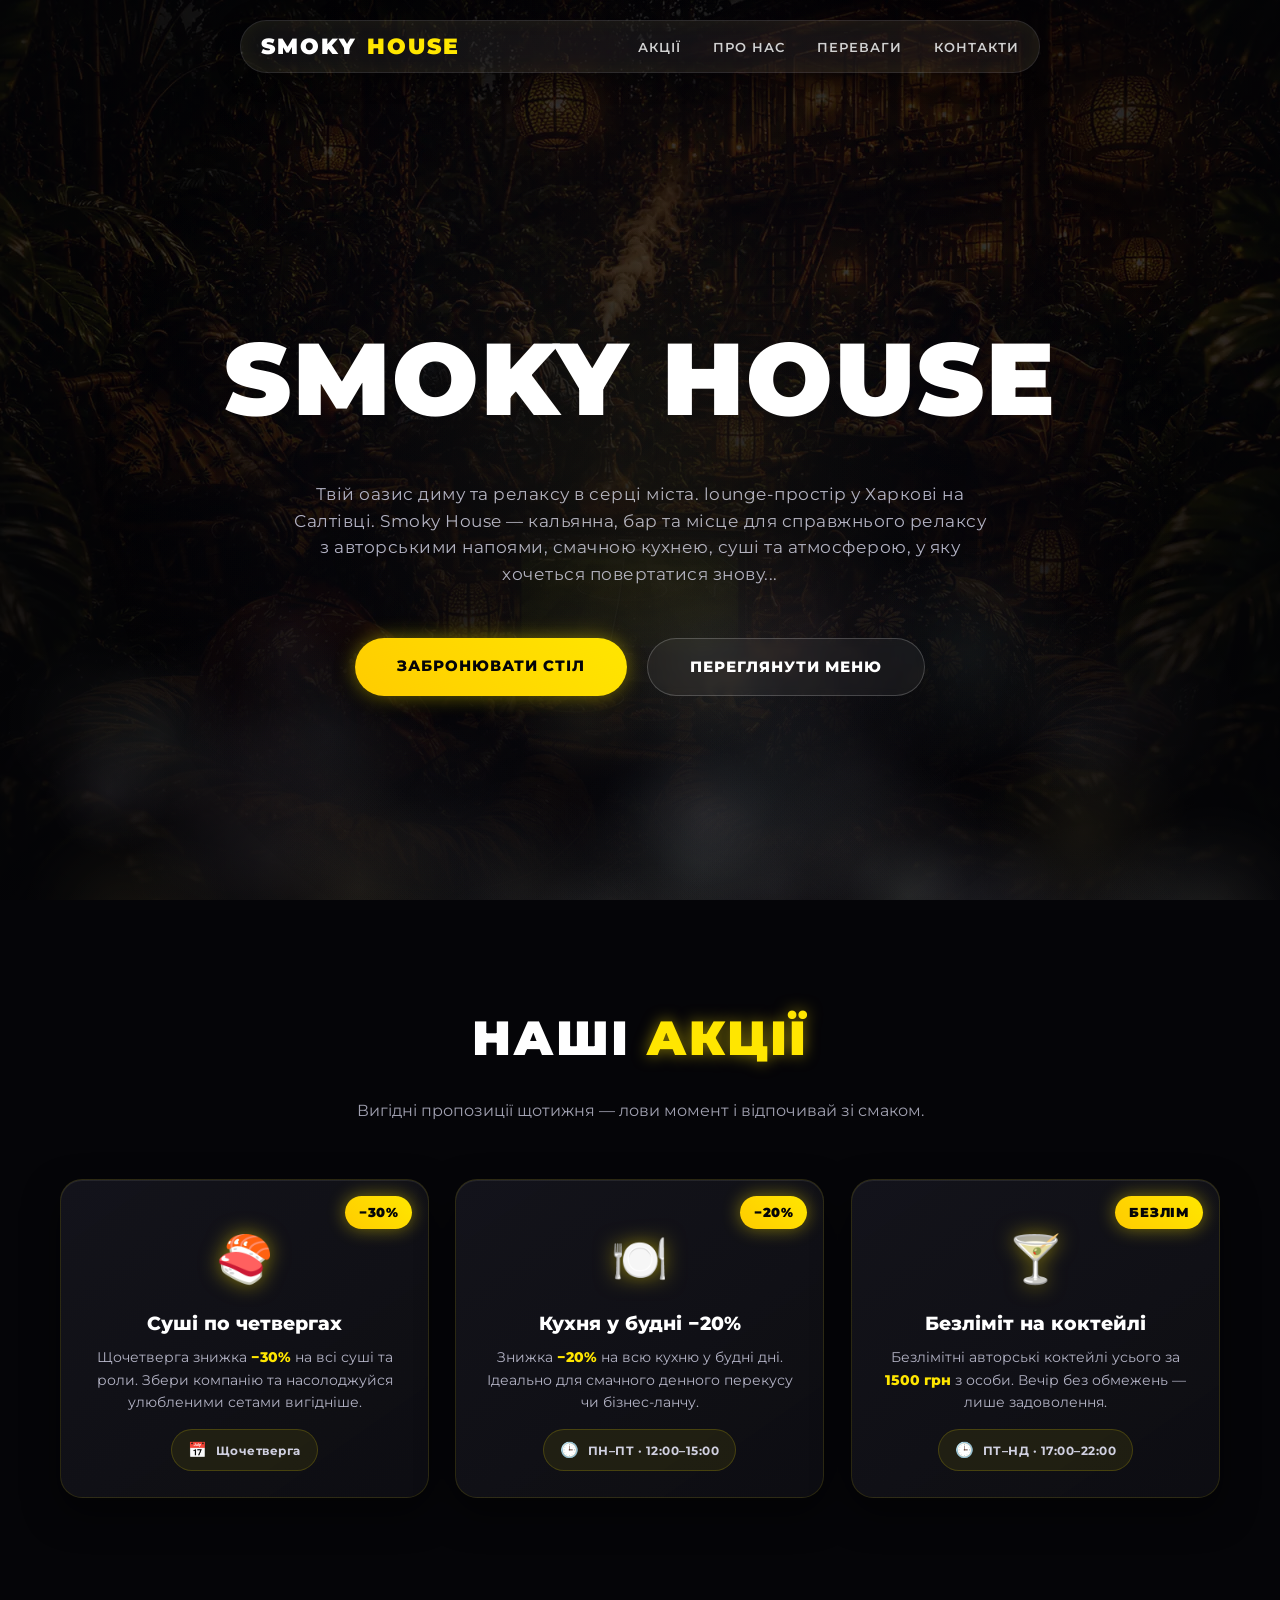
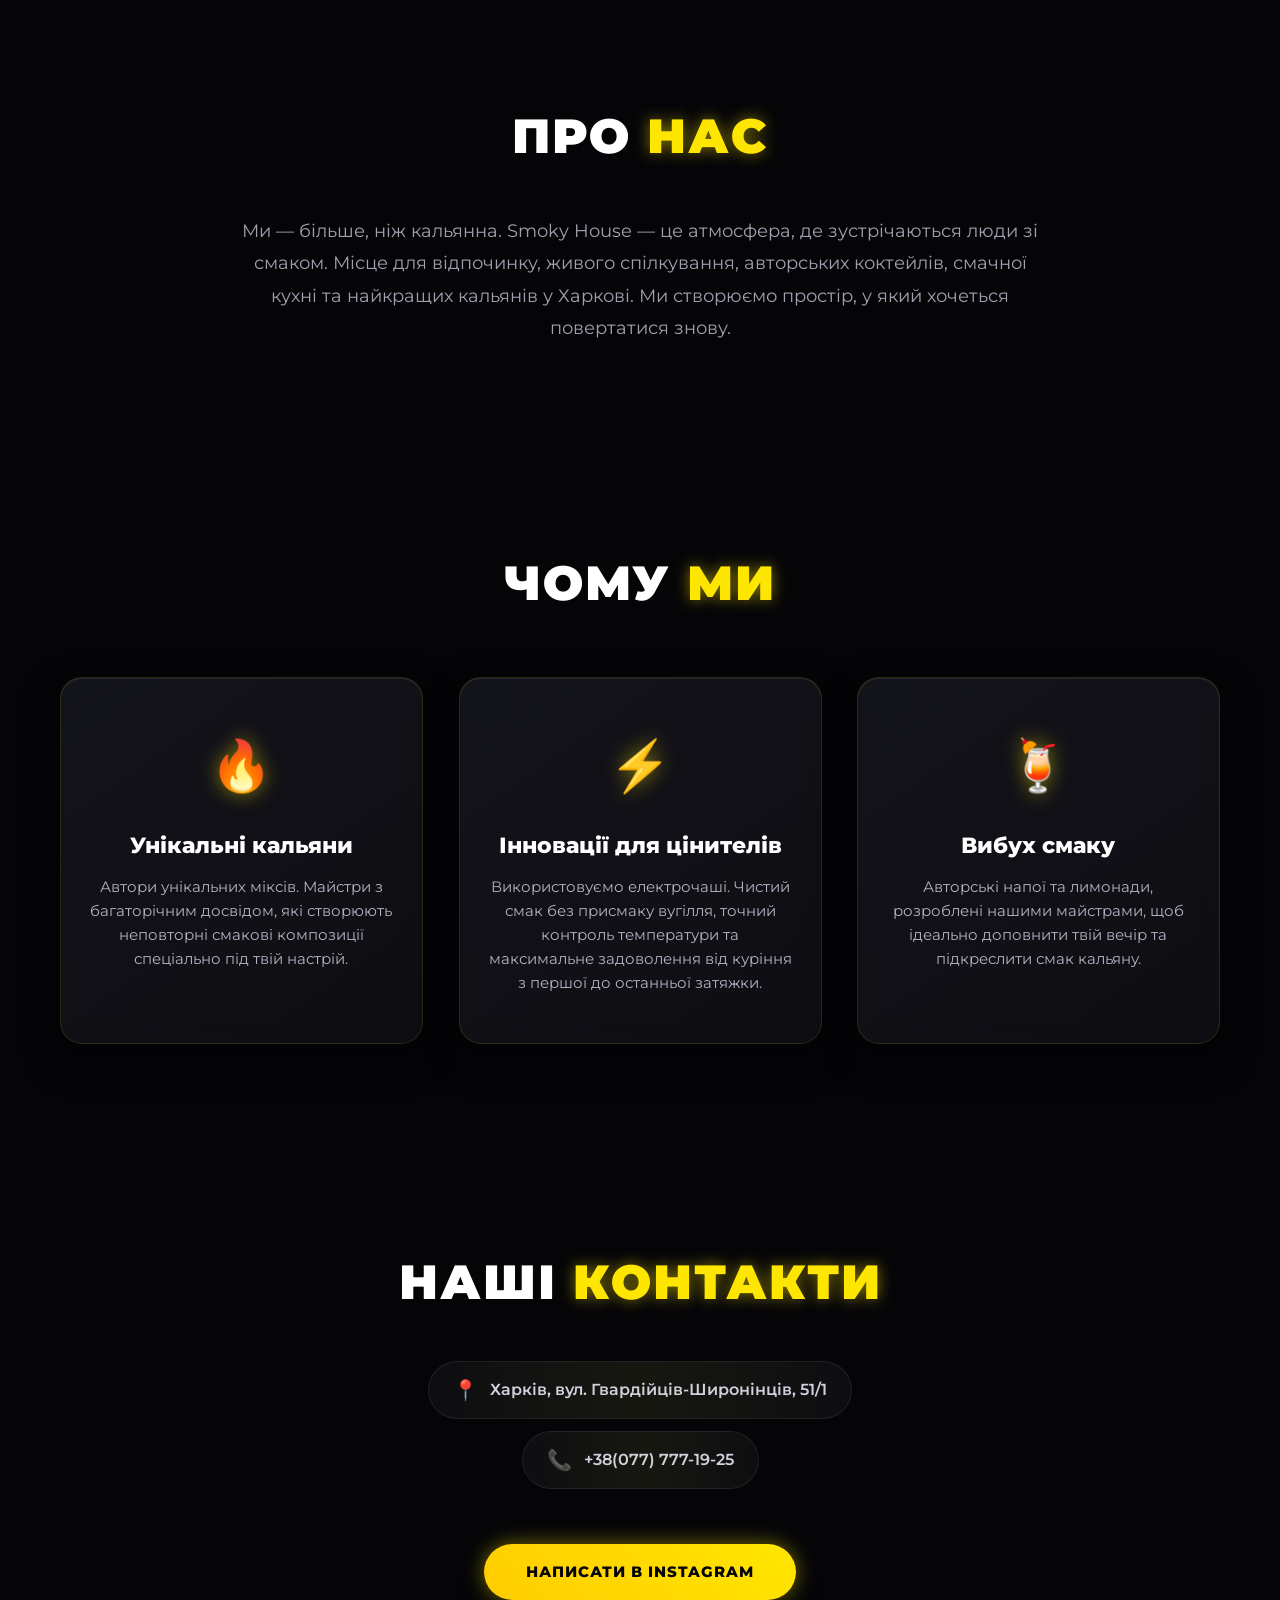
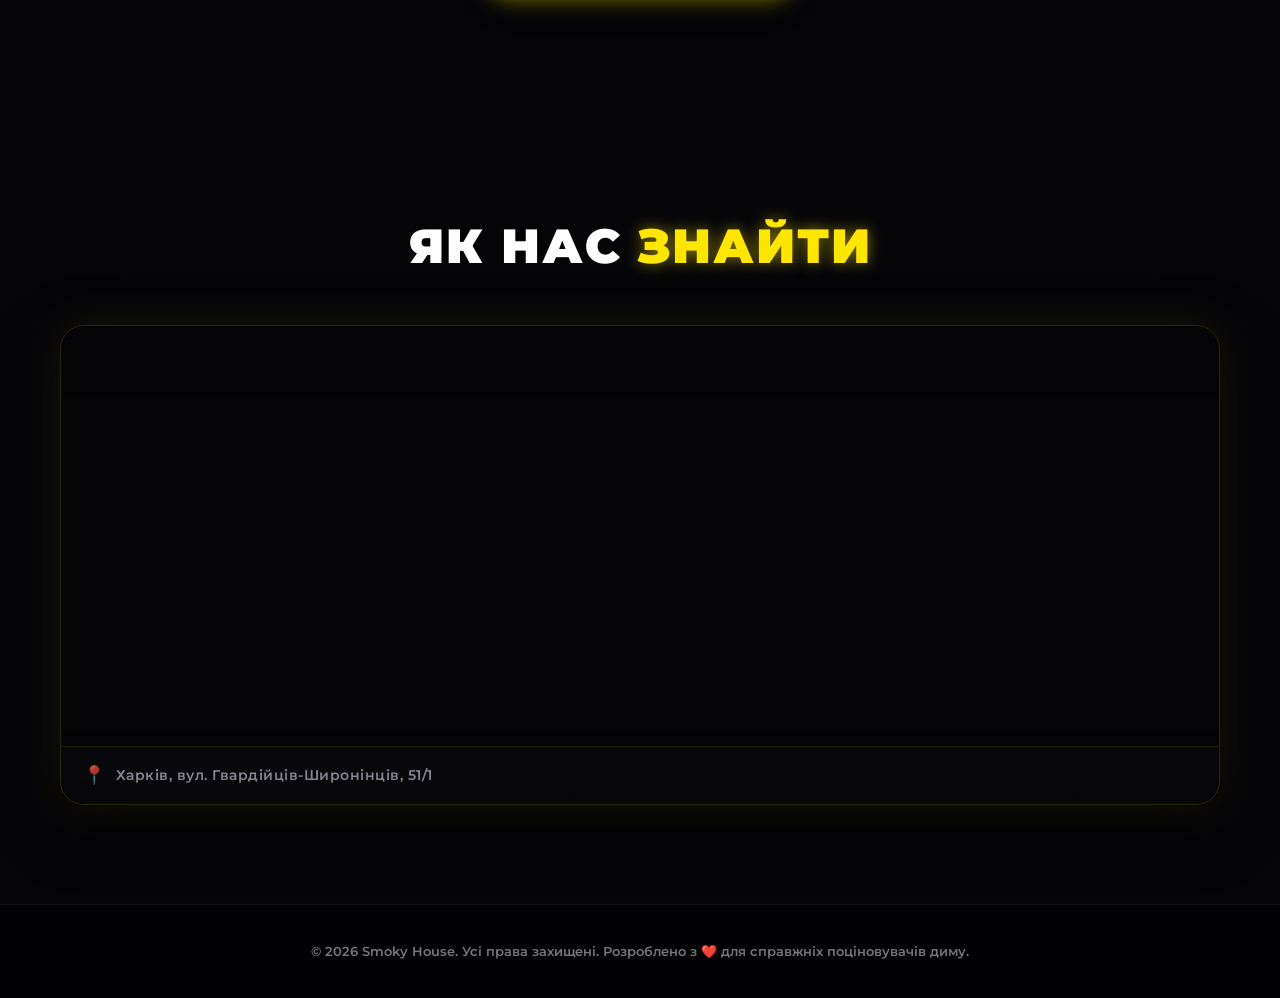
<file: index.html>
<!DOCTYPE html>
<html lang="uk">
<head>
  <meta charset="UTF-8">
  <meta name="viewport" content="width=device-width, initial-scale=1.0, maximum-scale=1.0">
  <title>Smoky House — кальянна та бар у Харкові | Суші, коктейлі, кухня</title>
  <meta name="description" content="Smoky House — кальянна та lounge bar у Харкові на Салтівці. Смачні суші, роли, бургери, коктейлі, кальяни та атмосфера для відпочинку. Забронюйте стіл за номером +38(077) 777-19-25.">
  <meta name="keywords" content="Smoky House, кальянна Харків, кальянная Харьков, бар Салтовка, ресторан Салтовка, суші Харків, суши Харьков, роли Харків, роллы Харьков, коктейлі Харків, коктейли Харьков, смачна кухня, вкусная кухня, авторські коктейлі, lounge bar Kharkiv, кальяни Харків, кальяны Харьков, доставка суші, доставка суши, азіатська кухня, паназіатська кухня, бургери Харків, заклади Харкова, відпочинок Харків, релакс бар, бронювання столів, бронь столика, hookah Kharkiv, smoky house kharkiv, нічний бар Харків, лаунж бар Харків">
  <meta property="og:title" content="Smoky House | Твій оазис диму">
  <meta property="og:description" content="Відкрий для себе мистецтво кальяну на новому рівні.">
  <meta property="og:image" content="https://smokyhouse.github.io/smoky/img/SMOKY%20HOUSE.png">
  <meta property="og:url" content="https://smokyhouse.kh.ua">
  <link rel="canonical" href="https://smokyhouse.kh.ua/">
  <link rel="icon" type="image/png" sizes="32x32" href="https://smokyhouse.github.io/smoky/img/SMOKY.png">
  <link rel="preconnect" href="https://smokyhouse.github.io">
  <link rel="preconnect" href="https://fonts.googleapis.com">
  <link rel="preconnect" href="https://fonts.gstatic.com" crossorigin>
  <link href="https://fonts.googleapis.com/css2?family=Montserrat:wght@400;600;800;900&display=swap" rel="stylesheet">
  <link rel="stylesheet" href="styles.css">

<script type="application/ld+json">
{
  "@context": "https://schema.org",
  "@type": "Restaurant",
  "name": "Smoky House",
  "description": "Кальянна та lounge bar у Харкові на Салтівці. Кальяни, суші, авторські коктейлі та напої.",
  "url": "https://smokyhouse.kh.ua/",
  "menu": "https://smokyhouse.kh.ua/menu.html",
  "image": "https://smokyhouse.github.io/smoky/img/SMOKY%20HOUSE.png",
  "address": {
    "@type": "PostalAddress",
    "addressLocality": "Kharkiv",
    "addressRegion": "Kharkivska Oblast",
    "addressCountry": "UA",
    "streetAddress": "вул. Гвардійців-Широнінців, 51/1"
  },
  "geo": {
    "@type": "GeoCoordinates",
    "latitude": 50.010814076643925,
    "longitude": 36.33854540121037
  },
  "telephone": "+380777771925",
  "openingHours": "Mo-Su 12:00-03:00",
  "servesCuisine": ["Японська", "Паназіатська", "Європейська"],
  "priceRange": "$$",
  "sameAs": ["https://www.instagram.com/Smoky.House_kh"]
}
</script>
</head>
<body>

<!-- Smoke background -->
<div class="smoke-bg">
  <div class="bg-photo bg-lounge">
    <video class="bg-video" autoplay muted loop playsinline preload="auto" aria-hidden="true"
           data-src-desktop="bg-lounge.mp4" data-src-mobile="bg-lounge-mob.mp4"></video>
  </div>
  <canvas id="smoke-canvas"></canvas>
</div>
<script>
/* Вибір фонового відео за шириною екрана.
   Атрибут media на <source> у <video> ненадійний (Chrome та ін. його ігнорують),
   тому джерело задаємо через matchMedia — вантажиться лише потрібне одне,
   і перемикається при повороті екрана / ресайзі. */
(function () {
  var v = document.querySelector('.bg-video');
  if (!v) return;
  var mq = window.matchMedia('(max-width: 600px)');
  var current = '';
  function pick() {
    var src = mq.matches ? v.getAttribute('data-src-mobile') : v.getAttribute('data-src-desktop');
    if (src && src !== current) {
      current = src;
      v.src = src;
      v.load();
      var p = v.play();
      if (p && p.catch) p.catch(function () {});
    }
  }
  pick();
  if (mq.addEventListener) mq.addEventListener('change', pick);
  else if (mq.addListener) mq.addListener(pick);
})();
</script>

<!-- Header (оригінальний дизайн) -->
<header>
  <a href="index.html" class="logo-text">SMOKY<span>HOUSE</span></a>
  <nav>
    <a href="#promos">Акції</a>
    <a href="#about">Про нас</a>
    <a href="#why-us">Переваги</a>
    <a href="#contact">Контакти</a>
  </nav>
</header>

<!-- Hero -->
<section class="hero">
  <h1 class="neon-title">SMOKY HOUSE</h1>
  <p id="hero-slogan">Твій оазис диму та релаксу в серці міста. lounge-простір у Харкові на Салтівці. Smoky House — кальянна, бар та місце для справжнього релаксу з авторськими напоями, смачною кухнею, суші та атмосферою, у яку хочеться повертатися знову...</p>
  <div class="hero-buttons">
    <a href="tel:+38(077)777-19-25" id="hero-phone-btn" class="btn btn-primary">Забронювати стіл</a>
    <a href="menu.html" class="btn btn-secondary">Переглянути меню</a>
  </div>
</section>

<!-- Promotions -->
<section id="promos" class="section reveal">
  <h2>Наші <span>акції</span></h2>
  <p class="promos-intro reveal" style="transition-delay:0.1s">Вигідні пропозиції щотижня — лови момент і відпочивай зі смаком.</p>
  <div class="promos">

    <!-- 1 — Суші по четвергах -->
    <div class="promo-card reveal-left reveal-delay-1">
      <span class="promo-badge">−30%</span>
      <div class="promo-icon">🍣</div>
      <h3>Суші по четвергах</h3>
      <p>Щочетверга знижка <b>−30%</b> на всі суші та роли. Збери компанію та насолоджуйся улюбленими сетами вигідніше.</p>
      <div class="promo-meta"><span class="icon">📅</span> Щочетверга</div>
    </div>

    <!-- 3 — Кухня у будні -->
    <div class="promo-card reveal reveal-delay-2">
      <span class="promo-badge">−20%</span>
      <div class="promo-icon">🍽️</div>
      <h3>Кухня у будні −20%</h3>
      <p>Знижка <b>−20%</b> на всю кухню у будні дні. Ідеально для смачного денного перекусу чи бізнес-ланчу.</p>
      <div class="promo-meta"><span class="icon">🕒</span> ПН–ПТ · 12:00–15:00</div>
    </div>

    <!-- 4 — Безлім на коктейлі -->
    <div class="promo-card reveal-right reveal-delay-3">
      <span class="promo-badge">БЕЗЛІМ</span>
      <div class="promo-icon">🍸</div>
      <h3>Безліміт на коктейлі</h3>
      <p>Безлімітні авторські коктейлі усього за <b>1500 грн</b> з особи. Вечір без обмежень — лише задоволення.</p>
      <div class="promo-meta"><span class="icon">🕒</span> ПТ–НД · 17:00–22:00</div>
    </div>

  </div>
</section>

<!-- About -->
<section id="about" class="section reveal">
  <h2>Про <span>нас</span></h2>
  <p class="about-text reveal" id="about-text" style="transition-delay:0.15s">
    Ми — більше, ніж кальянна. Smoky House — це атмосфера, де зустрічаються люди зі смаком. Місце для відпочинку, живого спілкування, авторських коктейлів, смачної кухні та найкращих кальянів у Харкові. Ми створюємо простір, у який хочеться повертатися знову.
  </p>
</section>

<!-- Why us -->
<section id="why-us" class="section">
  <h2 class="reveal">Чому <span>ми</span></h2>
  <div class="features">
    <div class="card reveal-left reveal-delay-1">
      <div class="card-icon">🔥</div>
      <h3>Унікальні кальяни</h3>
      <p>Автори унікальних міксів. Майстри з багаторічним досвідом, які створюють неповторні смакові композиції спеціально під твій настрій.</p>
    </div>
    <div class="card reveal reveal-delay-2">
      <div class="card-icon">⚡</div>
      <h3>Інновації для цінителів</h3>
      <p>Використовуємо електрочаші. Чистий смак без присмаку вугілля, точний контроль температури та максимальне задоволення від куріння з першої до останньої затяжки.</p>
    </div>
    <div class="card reveal-right reveal-delay-3">
      <div class="card-icon">🍹</div>
      <h3>Вибух смаку</h3>
      <p>Авторські напої та лимонади, розроблені нашими майстрами, щоб ідеально доповнити твій вечір та підкреслити смак кальяну.</p>
    </div>
  </div>
</section>

<!-- Contacts -->
<section id="contact" class="section reveal">
  <h2>Наші <span>контакти</span></h2>
  <div class="contact-info">
    <p class="reveal-left reveal-delay-1" id="contact-address"><span class="icon">📍</span> Харків, вул. Гвардійців-Широнінців, 51/1</p>
    <p class="reveal-right reveal-delay-2" id="contact-phone"><span class="icon">📞</span> +38(077) 777-19-25</p>
  </div>
  <br>
  <a href="https://www.instagram.com/Smoky.House_kh" id="instagram-link" target="_blank" rel="noopener noreferrer" class="btn btn-primary reveal-scale" style="transition-delay:0.3s">Написати в Instagram</a>
</section>

<!-- Map -->
<section class="section reveal">
  <h2>Як нас <span>знайти</span></h2>
  <div class="map-wrapper">
    <iframe
      src="https://www.google.com/maps/embed?pb=!1m18!1m12!1m3!1d2564.016964554736!2d36.3352550788175!3d50.01103724139168!2m3!1f0!2f0!3f0!3m2!1i1024!2i768!4f13.1!3m3!1m2!1s0x412709798f92871b%3A0x545b70f7a4c2b819!2zU21va3kgSG91c2UgLSDQlNC40LzQvdC40Lkg0JHQsNGAIHwg0JrQvtC60YLQtdC50LvRliB8IFBsYXlTdGF0aW9uIHwg0JrRg9GF0L3Rjw!5e0!3m2!1sru!2sua!4v1776958926511!5m2!1sru!2sua"
      loading="lazy" referrerpolicy="no-referrer-when-downgrade">
    </iframe>
    <div class="map-address" id="map-address-label"><span class="icon">📍</span> Харків, вул. Гвардійців-Широнінців, 51/1</div>
  </div>
</section>

<footer>© 2026 Smoky House. Усі права захищені. Розроблено з ❤️ для справжніх поціновувачів диму.</footer>

<script>
// Динамічне завантаження налаштувань з Google Sheets
(async function() {
  const SCRIPT_URL = 'https://script.google.com/macros/s/AKfycbxdwv4JlTUph-APvm7VUj0mCO86vWLgAcJofcJi-IbV59QqEczVaPlM0v6Y77dUNSTakA/exec';
  try {
    const response = await fetch(SCRIPT_URL + '?action=getItems');
    const data = await response.json();
    if (data && data.settings) {
      const s = data.settings;
      if (s.phone) {
        document.getElementById('hero-phone-btn').href = 'tel:' + s.phone;
        document.getElementById('contact-phone').innerHTML = `<span class="icon">📞</span> ${s.phone}`;
      }
      if (s.address) {
        document.getElementById('contact-address').innerHTML = `<span class="icon">📍</span> ${s.address}`;
        document.getElementById('map-address-label').innerHTML = `<span class="icon">📍</span> ${s.address}`;
      }
      if (s.instagram) {
        document.getElementById('instagram-link').href = s.instagram;
      }
      if (s.slogan) {
        document.getElementById('hero-slogan').textContent = s.slogan;
      }
      if (s.about) {
        document.getElementById('about-text').textContent = s.about;
      }
    }
  } catch(e) {
    console.log('Динамічні налаштування не завантажені, використано локальний шаблон.', e);
  }
})();

/* Smoke canvas */
(function() {
  const canvas = document.getElementById('smoke-canvas');
  const ctx = canvas.getContext('2d');
  let W, H, particles = [];
  function resize() { W = canvas.width = window.innerWidth; H = canvas.height = window.innerHeight; }
  resize();
  window.addEventListener('resize', resize, { passive: true });

  class Particle {
    constructor(init) { this.reset(init); }
    reset(init) {
      this.x = W * 0.05 + Math.random() * W * 0.9;
      this.y = init ? H * (0.7 + Math.random() * 0.45) : H + 20 + Math.random() * 60;
      this.radius = 50 + Math.random() * 110;
      this.alpha = 0;
      this.targetAlpha = 0.045 + Math.random() * 0.085;
      this.vx = (Math.random() - 0.5) * 0.28;
      this.vy = -(0.28 + Math.random() * 0.42);
      this.life = 0;
      this.maxLife = 320 + Math.random() * 220;
      const warm = Math.random() < 0.25;
      this.r = warm ? 255 : 205 + Math.floor(Math.random() * 50);
      this.g = warm ? 218 : 205 + Math.floor(Math.random() * 50);
      this.b = warm ? 120 : 205 + Math.floor(Math.random() * 50);
    }
    update() {
      this.life++;
      const p = this.life / this.maxLife;
      if (p < 0.15)      this.alpha = (p / 0.15) * this.targetAlpha;
      else if (p > 0.65) this.alpha = ((1 - p) / 0.35) * this.targetAlpha;
      else               this.alpha = this.targetAlpha;
      this.x += this.vx + Math.sin(this.life * 0.016 + this.startPhase) * 0.3;
      this.y += this.vy;
      this.radius += 0.22;
      if (this.life >= this.maxLife) this.reset(false);
    }
    draw() {
      const g = ctx.createRadialGradient(this.x, this.y, 0, this.x, this.y, this.radius);
      g.addColorStop(0,   `rgba(${this.r},${this.g},${this.b},${this.alpha})`);
      g.addColorStop(0.4, `rgba(${this.r},${this.g},${this.b},${this.alpha * 0.55})`);
      g.addColorStop(1,   `rgba(${this.r},${this.g},${this.b},0)`);
      ctx.beginPath();
      ctx.arc(this.x, this.y, this.radius, 0, Math.PI * 2);
      ctx.fillStyle = g;
      ctx.fill();
    }
  }

  for (let i = 0; i < 55; i++) {
    const p = new Particle(true);
    p.startPhase = Math.random() * Math.PI * 2;
    p.life = Math.floor(Math.random() * p.maxLife);
    particles.push(p);
  }

  function animate() {
    ctx.clearRect(0, 0, W, H);
    particles.forEach(p => { p.update(); p.draw(); });
    requestAnimationFrame(animate);
  }
  animate();
})();

/* Scroll reveal */
const ro = new IntersectionObserver(entries => {
  entries.forEach(e => { if (e.isIntersecting) e.target.classList.add('visible'); });
}, { threshold: 0.1 });
document.querySelectorAll('.reveal, .reveal-left, .reveal-right, .reveal-scale').forEach(el => ro.observe(el));
</script>
<script>
(function(){
  const header = document.querySelector('header');
  const hero = document.querySelector('.hero');
  if (!header || !hero) return;
  function adjustHero(){
    const h = header.offsetHeight || 60;
    const extra = window.innerWidth <= 800 ? 110 : 100;
    hero.style.paddingTop = (h + extra) + 'px';
  }
  window.addEventListener('resize', adjustHero, {passive:true});
  window.addEventListener('load', adjustHero);
  adjustHero();
})();
</script>
</body>
</html>
</file>
<file: styles.css>
/* ══════════════════════════════════════════
   SMOKY HOUSE — Global Styles
   ══════════════════════════════════════════ */

/* ── Reset ── */
*, *::before, *::after {
  margin: 0;
  padding: 0;
  box-sizing: border-box;
  scroll-behavior: smooth;
}

:root {
  --gold: #ffe600;
  --gold-dim: #ffcc00;
  --bg: #050508;
  --surface: rgba(255,255,255,0.04);
  --border: rgba(255,255,255,0.08);
  --border-gold: rgba(255,230,0,0.2);
  --text: #ffffff;
  --text-dim: #b3b3c5;
  --text-muted: #777;
  --font: 'Montserrat', sans-serif;
  --radius: 16px;
  --radius-pill: 50px;
}

html {
  min-height: 100%;
  text-size-adjust: 100%;
  -webkit-text-size-adjust: 100%;
  -ms-text-size-adjust: 100%;
}

body {
  background-color: var(--bg);
  color: var(--text);
  font-family: var(--font);
  overflow-x: hidden;
  line-height: 1.6;
  min-height: 100%;
}

/* ── Smoke canvas ── */
.smoke-bg {
  position: fixed;
  top: 0; left: 0;
  width: 100%; height: 100%;
  z-index: -1;
  pointer-events: none;
  overflow: hidden;
  /* GPU layer — prevents jank on mobile */
  transform: translateZ(0);
  will-change: transform;
}
#smoke-canvas {
  position: absolute;
  top: 0; left: 0;
  width: 100%; height: 100%;
  opacity: 0.6;
  /* Own compositing layer for smooth animation */
  will-change: contents;
}

/* ── Shared Header — static, always visible ── */
header {
  position: fixed;
  top: calc(env(safe-area-inset-top, 0px) + 20px);
  left: 50%;
  transform: translateX(-50%);
  width: 90%;
  max-width: 800px;
  display: flex;
  justify-content: space-between;
  align-items: center;
  padding: 8px 20px;
  background: rgba(255,255,255,0.06);
  border: 1.5px solid rgba(255,255,255,0.1);
  backdrop-filter: blur(50px);
  -webkit-backdrop-filter: blur(50px);
  border-radius: var(--radius-pill);
  z-index: 1000;
  box-shadow: inset 0 0 20px rgba(255,230,0,0.05), 0 4px 24px rgba(0,0,0,0.4);
}

.logo-text {
  font-weight: 900;
  font-size: 22px;
  letter-spacing: 2px;
  color: #fff;
  text-transform: uppercase;
  display: flex;
  align-items: center;
  gap: 10px;
  text-decoration: none;
}
.logo-text span { color: var(--gold); }

nav a {
  color: #d1d1d1;
  text-decoration: none;
  margin-left: 28px;
  font-weight: 600;
  font-size: 13px;
  text-transform: uppercase;
  letter-spacing: 1px;
  transition: all 0.3s ease;
  position: relative;
}
nav a::after {
  content: '';
  position: absolute;
  bottom: -5px; left: 0;
  width: 0; height: 2px;
  background: var(--gold);
  transition: width 0.3s ease;
  box-shadow: 0 0 10px var(--gold);
}
nav a:hover { color: #fff; text-shadow: 0 0 15px rgba(255,230,0,0.8); }
nav a:hover::after { width: 100%; }

/* ── Buttons ── */
.btn {
  padding: 16px 42px;
  border-radius: 40px;
  font-weight: 800;
  font-family: var(--font);
  text-decoration: none;
  font-size: 15px;
  text-transform: uppercase;
  letter-spacing: 1px;
  transition: all 0.4s cubic-bezier(0.175, 0.885, 0.32, 1.275);
  position: relative;
  overflow: hidden;
  z-index: 1;
  cursor: pointer;
  display: inline-block;
  border: none;
}
.btn-primary {
  background: linear-gradient(45deg, var(--gold-dim), var(--gold));
  color: var(--bg);
  box-shadow: 0 0 20px rgba(255,230,0,0.45), 0 10px 20px rgba(0,0,0,0.5);
}
.btn-primary::before {
  content: '';
  position: absolute;
  top: 0; left: -100%;
  width: 100%; height: 100%;
  background: linear-gradient(90deg, transparent, rgba(255,255,255,0.7), transparent);
  transition: all 0.5s ease;
  z-index: -1;
}
.btn-primary:hover::before { left: 100%; }
.btn-primary:hover {
  transform: translateY(-4px) scale(1.04);
  box-shadow: 0 0 40px rgba(255,230,0,0.75), 0 15px 25px rgba(0,0,0,0.6);
}
.btn-secondary {
  background: rgba(255,255,255,0.05);
  color: #fff;
  border: 1px solid rgba(255,255,255,0.2);
  backdrop-filter: blur(5px);
}
.btn-secondary:hover {
  background: rgba(255,230,0,0.1);
  border-color: var(--gold);
  color: var(--gold);
  transform: translateY(-4px);
  box-shadow: 0 0 20px rgba(255,230,0,0.3);
}

/* ── Scroll reveal — multiple variants ── */
.reveal {
  opacity: 0;
  transform: translateY(40px);
  transition: opacity 0.75s cubic-bezier(0.25,0.8,0.25,1), transform 0.75s cubic-bezier(0.25,0.8,0.25,1);
  will-change: opacity, transform;
}
.reveal.visible { opacity: 1; transform: translateY(0); }
.reveal-delay-1 { transition-delay: 0.12s; }
.reveal-delay-2 { transition-delay: 0.26s; }
.reveal-delay-3 { transition-delay: 0.40s; }

/* Slide-in from left/right */
.reveal-left  { opacity: 0; transform: translateX(-50px); transition: opacity 0.75s cubic-bezier(0.25,0.8,0.25,1), transform 0.75s cubic-bezier(0.25,0.8,0.25,1); }
.reveal-right { opacity: 0; transform: translateX(50px);  transition: opacity 0.75s cubic-bezier(0.25,0.8,0.25,1), transform 0.75s cubic-bezier(0.25,0.8,0.25,1); }
.reveal-left.visible, .reveal-right.visible { opacity: 1; transform: translateX(0); }

/* Scale-in for icons / badges */
.reveal-scale { opacity: 0; transform: scale(0.8); transition: opacity 0.6s cubic-bezier(0.34,1.56,0.64,1), transform 0.6s cubic-bezier(0.34,1.56,0.64,1); }
.reveal-scale.visible { opacity: 1; transform: scale(1); }

/* ── Footer ── */
footer {
  text-align: center;
  padding: 36px 20px;
  border-top: 1px solid rgba(255,255,255,0.05);
  color: var(--text-muted);
  font-size: 13px;
  font-weight: 600;
  background: rgba(0,0,0,0.5);
}

/* ── Map ── */
.map-wrapper {
  position: relative;
  border-radius: 24px;
  overflow: hidden;
  border: 1px solid rgba(255,230,0,0.15);
  box-shadow: 0 0 40px rgba(255,230,0,0.08), 0 20px 60px rgba(0,0,0,0.6);
  margin-top: 40px;
}
.map-wrapper::before {
  content: '';
  position: absolute;
  inset: 0;
  border-radius: 24px;
  background: linear-gradient(to bottom, rgba(5,5,8,0.3) 0%, transparent 15%, transparent 85%, rgba(5,5,8,0.5) 100%);
  pointer-events: none;
  z-index: 1;
}
.map-wrapper iframe {
  display: block;
  width: 100%;
  height: 420px;
  border: 0;
  filter: grayscale(40%) brightness(0.85) contrast(1.1) saturate(0.7);
  transition: filter 0.4s ease;
}
.map-wrapper:hover iframe { filter: grayscale(20%) brightness(0.95) contrast(1.05) saturate(0.9); }
.map-address {
  background: rgba(10,10,15,0.9);
  backdrop-filter: blur(20px);
  border-top: 1px solid rgba(255,230,0,0.1);
  padding: 14px 22px;
  display: flex;
  align-items: center;
  gap: 10px;
  font-size: 14px;
  font-weight: 600;
  color: #c0c0d0;
  letter-spacing: 0.5px;
}
.map-address .icon { color: var(--gold); font-size: 18px; }

/* ═══════════════════════════════════════════════
   INDEX PAGE STYLES
   ═══════════════════════════════════════════════ */
.hero {
  min-height: 100vh;
  display: flex;
  flex-direction: column;
  justify-content: center;
  align-items: center;
  text-align: center;
  padding: 120px 20px 60px;
  position: relative;
  background: radial-gradient(circle at center, rgba(15,15,25,0.5), transparent 70%);
  overflow: hidden;
}
/* Subtle parallax glow that follows no input — pure CSS ambient */
.hero::after {
  content: '';
  position: absolute;
  width: 600px; height: 600px;
  border-radius: 50%;
  background: radial-gradient(circle, rgba(255,230,0,0.04) 0%, transparent 70%);
  animation: heroGlow 8s ease-in-out infinite alternate;
  pointer-events: none;
  top: 20%; left: 50%;
  transform: translateX(-50%);
}
@keyframes heroGlow {
  0%   { transform: translateX(-50%) scale(1);    opacity: 0.5; }
  50%  { transform: translateX(-40%) scale(1.15); opacity: 1;   }
  100% { transform: translateX(-60%) scale(0.9);  opacity: 0.6; }
}
.neon-title {
  font-size: clamp(3rem, 8vw, 7rem);
  font-weight: 900;
  color: #fff;
  letter-spacing: 2px;
  margin-bottom: 20px;
  text-transform: uppercase;
  animation: pulseNeon 4s ease-in-out infinite alternate;
  position: relative;
  z-index: 1;
}
@keyframes pulseNeon {
  0%  { text-shadow: 0 0 2px #fff, 0 0 15px rgba(255,230,0,0.6), 0 0 6px rgba(255,230,0,0.4); }
  40% { text-shadow: 0 0 4px #fff, 0 0 30px rgba(255,230,0,0.9), 0 0 60px rgba(255,230,0,0.3), 0 0 100px rgba(255,200,0,0.15); }
  70% { text-shadow: 0 0 2px #fff, 0 0 10px rgba(255,230,0,0.5); }
  100%{ text-shadow: 0 0 3px #fff, 0 0 25px rgba(255,230,0,0.8), 0 0 50px rgba(255,230,0,0.25); }
}
.hero p {
  font-size: clamp(0.9rem, 2vw, 1.05rem);
  color: var(--text-dim);
  max-width: 700px;
  margin-bottom: 50px;
  font-weight: 400;
  letter-spacing: 0.5px;
}
.hero-buttons {
  display: flex;
  gap: 20px;
  flex-wrap: wrap;
  justify-content: center;
}

.section {
  padding: 100px 20px;
  max-width: 1200px;
  margin: 0 auto;
  text-align: center;
  position: relative;
}
.section h2 {
  font-size: clamp(1.8rem, 5vw, 3rem);
  margin-bottom: 40px;
  color: #fff;
  font-weight: 900;
  text-transform: uppercase;
  letter-spacing: 2px;
}
.section h2 span { color: var(--gold); text-shadow: 0 0 15px rgba(255,230,0,0.5); }
.about-text {
  color: #a0a0b0;
  font-size: 18px;
  max-width: 800px;
  margin: 0 auto;
  line-height: 1.8;
}

.features {
  display: grid;
  grid-template-columns: repeat(auto-fit, minmax(280px, 1fr));
  gap: 36px;
  margin-top: 55px;
  perspective: 1000px;
}
.card {
  background: linear-gradient(145deg, rgba(30,30,40,0.6), rgba(15,15,20,0.85));
  border: 1px solid rgba(255,230,0,0.12);
  border-radius: 22px;
  padding: 48px 28px;
  backdrop-filter: blur(15px);
  -webkit-backdrop-filter: blur(15px);
  transition: transform 0.5s cubic-bezier(0.25,0.8,0.25,1), border-color 0.5s, box-shadow 0.5s;
  position: relative;
  transform-style: preserve-3d;
  box-shadow: 0 15px 35px rgba(0,0,0,0.5), inset 0 1px 0 rgba(255,255,255,0.08);
  overflow: hidden;
  will-change: transform;
}
/* Animated shimmer line traveling across card */
.card::after {
  content: '';
  position: absolute;
  top: -60%; left: -80%;
  width: 50%; height: 220%;
  background: linear-gradient(105deg, transparent, rgba(255,230,0,0.06) 50%, transparent);
  transform: skewX(-20deg);
  animation: cardShimmer 6s ease-in-out infinite;
  pointer-events: none;
}
.card:nth-child(2)::after { animation-delay: 2s; }
.card:nth-child(3)::after { animation-delay: 4s; }
@keyframes cardShimmer {
  0%   { left: -80%; opacity: 0; }
  10%  { opacity: 1; }
  50%  { left: 130%; opacity: 1; }
  51%  { opacity: 0; }
  100% { left: 130%; opacity: 0; }
}
.card:hover {
  transform: translateY(-14px) rotateX(4deg) rotateY(-4deg);
  border-color: rgba(255,230,0,0.45);
  box-shadow: 0 30px 60px rgba(0,0,0,0.7), 0 0 30px rgba(255,230,0,0.2);
}
.card-icon {
  font-size: 50px;
  margin-bottom: 22px;
  display: inline-block;
  filter: drop-shadow(0 0 10px rgba(255,230,0,0.5));
}
.card:nth-child(1) .card-icon { animation: floatIcon 3s ease-in-out infinite; }
.card:nth-child(2) .card-icon { animation: pulseIcon 2s infinite; }
.card:nth-child(3) .card-icon { animation: shakeIcon 4s ease-in-out infinite; }
@keyframes floatIcon { 0%,100%{ transform: translateY(0); } 50%{ transform: translateY(-10px); } }
@keyframes pulseIcon {
  0%  { transform: scale(1); filter: drop-shadow(0 0 10px rgba(255,230,0,0.5)); }
  50% { transform: scale(1.1); filter: drop-shadow(0 0 25px rgba(255,230,0,1)); }
  100%{ transform: scale(1); filter: drop-shadow(0 0 10px rgba(255,230,0,0.5)); }
}
@keyframes shakeIcon { 0%,100%{ transform: rotate(0deg); } 25%{ transform: rotate(5deg); } 75%{ transform: rotate(-5deg); } }
.card h3 { font-size: 22px; color: #fff; margin-bottom: 12px; font-weight: 800; }
.card p  { color: var(--text-dim); font-size: 15px; line-height: 1.6; }

.contact-info {
  display: flex;
  flex-direction: column;
  gap: 12px;
  margin-bottom: 30px;
  align-items: center;
}
.contact-info p {
  display: flex;
  align-items: center;
  gap: 12px;
  font-size: 16px;
  font-weight: 600;
  color: #d0d0e0;
  background: rgba(255,255,255,0.04);
  border: 1px solid rgba(255,255,255,0.08);
  border-radius: var(--radius-pill);
  padding: 12px 24px;
  transition: all 0.3s ease;
  position: relative;
  overflow: hidden;
}
/* Subtle traveling glow on contact pills */
.contact-info p::before {
  content: '';
  position: absolute;
  inset: 0;
  border-radius: inherit;
  background: linear-gradient(90deg, transparent, rgba(255,230,0,0.04), transparent);
  animation: contactGlow 4s ease-in-out infinite;
}
.contact-info p:nth-child(2)::before { animation-delay: 2s; }
@keyframes contactGlow {
  0%,100% { transform: translateX(-100%); }
  50%      { transform: translateX(100%); }
}
.contact-info p:hover {
  background: rgba(255,230,0,0.07);
  border-color: rgba(255,230,0,0.3);
  color: #fff;
  box-shadow: 0 0 20px rgba(255,230,0,0.1);
}
.contact-info p .icon { font-size: 20px; }

/* ═══════════════════════════════════════════════
   MENU PAGE STYLES
   ═══════════════════════════════════════════════ */

/* ── Top bar ── */
.top-bar {
  position: fixed;
  top: 8px;
  left: 50%;
  transform: translateX(-50%);
  width: 90%;
  max-width: 800px;
  display: flex;
  justify-content: space-between;
  align-items: center;
  padding: 6px 10px 6px 16px;
  background: rgba(255,255,255,0.05);
  border: 1.5px solid rgba(255,255,255,0.1);
  backdrop-filter: blur(50px);
  -webkit-backdrop-filter: blur(50px);
  border-radius: var(--radius-pill);
  z-index: 1000;
  box-shadow: inset 0 0 20px rgba(255,230,0,0.05);
  transition: transform 0.35s ease;
}

.back-btn {
  display: flex;
  align-items: center;
  gap: 8px;
  color: #d1d1d1;
  text-decoration: none;
  font-weight: 700;
  font-size: 12px;
  text-transform: uppercase;
  letter-spacing: 1px;
  transition: all 0.3s ease;
  padding: 8px 18px;
  border-radius: 30px;
  border: 1px solid rgba(255,255,255,0.15);
  flex-shrink: 0;
}
.back-btn:hover {
  color: var(--gold);
  border-color: var(--gold);
  background: rgba(255,230,0,0.08);
  box-shadow: 0 0 15px rgba(255,230,0,0.2);
}
.back-btn svg {
  width: 15px; height: 15px;
  fill: currentColor;
  transition: transform 0.3s ease;
}
.back-btn:hover svg { transform: translateX(-3px); }

/* ── Tabs wrapper ── */
.tabs-wrapper {
  padding-top: 68px;
  position: sticky;
  top: 0;
  z-index: 500;
  background: rgba(5,5,8,0.7);
  border-bottom: 1px solid rgba(255,255,255,0.07);
  backdrop-filter: blur(50px);
  -webkit-backdrop-filter: blur(50px);
}

.tabs {
  display: flex;
  justify-content: flex-start;
  gap: 7px;
  overflow-x: auto;
  padding: 10px 16px 10px;
  max-width: 1200px;
  margin: 0 auto;
  scrollbar-width: none;
  /* smooth snap on mobile */
  scroll-snap-type: x mandatory;
  -webkit-overflow-scrolling: touch;
}
.tabs.centered { justify-content: center; }
.tabs::-webkit-scrollbar { display: none; }

.tab-btn {
  flex-shrink: 0;
  padding: 9px 18px;
  border-radius: 30px;
  border: 1px solid rgba(255,255,255,0.12);
  background: rgba(255,255,255,0.04);
  color: #aaa;
  font-size: 12px;
  font-weight: 700;
  text-transform: uppercase;
  letter-spacing: 0.5px;
  cursor: pointer;
  transition: all 0.3s ease;
  font-family: var(--font);
  scroll-snap-align: center;
  white-space: nowrap;
}
.tab-btn:hover {
  color: #fff;
  border-color: rgba(255,230,0,0.4);
}
.tab-btn.active {
  background: linear-gradient(45deg, var(--gold-dim), var(--gold));
  color: var(--bg);
  border-color: transparent;
  box-shadow: 0 0 18px rgba(255,230,0,0.4);
  font-weight: 800;
}

/* ── Tab arrow hints on mobile ── */
.tabs-nav {
  display: none;
  position: absolute;
  right: 0; top: 50%;
  transform: translateY(-50%);
  background: linear-gradient(to left, rgba(5,5,8,0.95) 60%, transparent);
  padding: 10px 12px 10px 30px;
  pointer-events: none;
  font-size: 18px;
  color: var(--gold);
  animation: arrowPulse 1.5s infinite alternate;
}
@keyframes arrowPulse {
  0%  { opacity: 0.5; transform: translateY(-50%) translateX(0); }
  100%{ opacity: 1;   transform: translateY(-50%) translateX(3px); }
}
@media (max-width: 768px) {
  .tabs-nav { display: block; }
}

/* ── Content ── */
.container {
  padding: 20px 16px 80px;
  max-width: 1200px;
  margin: 0 auto;
}

.category-section {
  display: none;
  animation: fadeIn 0.35s ease;
}
.category-section.active { display: block; }

@keyframes fadeIn {
  from { opacity: 0; transform: translateY(10px); }
  to   { opacity: 1; transform: translateY(0); }
}

.section-title {
  font-size: clamp(1.4rem, 4vw, 2rem);
  font-weight: 900;
  text-transform: uppercase;
  letter-spacing: 3px;
  margin: 28px 0 20px;
  color: #fff;
  border-left: 4px solid var(--gold);
  padding-left: 14px;
}

.subsection-title {
  font-size: 1rem;
  font-weight: 800;
  text-transform: uppercase;
  letter-spacing: 2px;
  color: var(--gold);
  margin: 28px 0 12px;
  padding: 6px 0;
  border-bottom: 1px solid rgba(255,230,0,0.2);
}

/* ── Menu grid ── */
.menu-grid {
  display: grid;
  grid-template-columns: repeat(auto-fill, minmax(260px, 1fr));
  gap: 10px;
  margin-bottom: 10px;
  align-items: start;
}

/* ── Photo cards (food/sushi) ── */
.menu-card-photo {
  display: flex;
  align-items: stretch;
  background: linear-gradient(145deg, rgba(30,30,40,0.6), rgba(15,15,20,0.85));
  border: 1px solid rgba(255,230,0,0.12);
  backdrop-filter: blur(15px);
  -webkit-backdrop-filter: blur(15px);
  box-shadow: 0 8px 24px rgba(0,0,0,0.45), inset 0 1px 0 rgba(255,255,255,0.08);
  border-radius: 10px;
  overflow: hidden;
  transition: border-color .35s cubic-bezier(0.2,0.9,0.2,1), transform .35s cubic-bezier(0.2,0.9,0.2,1), box-shadow .35s;
  min-height: 1px;
  cursor: pointer;
}
.menu-card-photo:hover {
  border-color: rgba(255,230,0,0.45);
  transform: translateY(-5px);
  box-shadow: 0 8px 36px rgba(255,220,0,0.12);
}

.menu-card-photo:hover .photo-slot img {
  transform: scale(1.06);
}

.photo-slot {
  flex: 0 0 88px;
  width: 88px;
  min-height: 98px;
  background: rgba(255,255,255,0.05);
  display: flex;
  align-items: center;
  justify-content: center;
  overflow: hidden;
  flex-shrink: 0;
  align-self: stretch;
}
.photo-slot img {
  width: 100%;
  height: 100%;
  object-fit: cover;
  display: block;
  transition: transform .28s cubic-bezier(0.2,0.9,0.2,1), filter .28s;
}
.no-photo {
  display: flex;
  flex-direction: column;
  align-items: center;
  gap: 3px;
  opacity: 0.3;
  font-size: 10px;
  color: var(--gold);
  text-align: center;
  padding: 8px;
}
.no-photo svg {
  width: 26px; height: 26px;
  fill: var(--gold);
}

.card-body {
  flex: 1;
  padding: 10px 14px;
  display: flex;
  align-items: center;
  justify-content: space-between;
  gap: 10px;
  min-width: 0;
}

.card-body .item-info {
  flex: 1;
  min-width: 0;
}

/* KEY FIX: item names show fully — no ellipsis, wrap to multiple lines */
.menu-card-photo .item-name {
  font-weight: 800;
  font-size: 14px;
  color: #fff;
  margin-bottom: 4px;
  line-height: 1.35;
  /* allow wrapping — this was the bug */
  white-space: normal;
  word-break: break-word;
}
.menu-card-photo .item-weight {
  font-size: 11px;
  color: #999;
  line-height: 1.3;
}
.menu-card-photo .item-price {
  font-size: 20px;
  font-weight: 900;
  color: var(--gold);
  white-space: nowrap;
  text-shadow: 0 0 5px rgba(255,230,0,0.3);
  flex-shrink: 0;
}

/* ── Plain cards (drinks, bar) ── */
.menu-card {
  display: flex;
  align-items: center;
  justify-content: space-between;
  gap: 12px;
  background: linear-gradient(145deg, rgba(30,30,40,0.6), rgba(15,15,20,0.85));
  border: 1px solid rgba(255,230,0,0.12);
  backdrop-filter: blur(15px);
  -webkit-backdrop-filter: blur(15px);
  box-shadow: 0 8px 24px rgba(0,0,0,0.45), inset 0 1px 0 rgba(255,255,255,0.08);
  border-radius: 12px;
  padding: 12px 16px;
  transition: border-color .2s, background .2s, transform .2s;
  min-height: 56px;
}
.menu-card:hover {
  border-color: rgba(255,230,0,0.45);
  transform: translateX(3px);
}
.menu-card .item-info { flex: 1; min-width: 0; }
.menu-card .item-name {
  font-weight: 700;
  font-size: 14px;
  color: #fff;
  line-height: 1.35;
  white-space: normal;
  word-break: break-word;
}
.menu-card .item-desc,
.menu-card .item-weight {
  font-size: 11px;
  color: #888;
  margin-top: 2px;
}
.menu-card .item-price {
  font-size: 15px;
  font-weight: 900;
  color: var(--gold);
  white-space: nowrap;
  text-shadow: 0 0 8px rgba(255,230,0,0.3);
  flex-shrink: 0;
}

/* ── List style (coffee, teas) ── */
.menu-list {
  display: flex;
  flex-direction: column;
  gap: 3px;
  margin-bottom: 16px;
}
.menu-item {
  display: flex;
  justify-content: space-between;
  align-items: flex-start;
  padding: 12px 18px;
  border-radius: 10px;
  background: linear-gradient(145deg, rgba(30,30,40,0.6), rgba(15,15,20,0.85));
  border: 1px solid rgba(255,230,0,0.12);
  backdrop-filter: blur(15px);
  -webkit-backdrop-filter: blur(15px);
  box-shadow: 0 8px 24px rgba(0,0,0,0.45), inset 0 1px 0 rgba(255,255,255,0.08);
  transition: all 0.2s ease;
  gap: 14px;
}
.menu-item:hover {
  border-color: rgba(255,230,0,0.45);
  transform: translateX(3px);
}
.menu-item .item-info { flex: 1; }
.menu-item .item-name {
  font-weight: 700;
  font-size: 14px;
  color: #fff;
  line-height: 1.35;
  white-space: normal;
}
.menu-item .item-desc {
  font-size: 11px;
  color: #999;
}
.menu-item .item-price {
  font-weight: 900;
  font-size: 16px;
  color: var(--gold);
  white-space: nowrap;
  text-shadow: 0 0 8px rgba(255,230,0,0.3);
  flex-shrink: 0;
}

/* ── Modal ── */
.modal-overlay {
  display: none;
  position: fixed;
  inset: 0;
  background: rgba(0,0,0,0.82);
  z-index: 2000;
  justify-content: center;
  align-items: center;
  padding: 16px;
}
.modal-overlay.open { display: flex; }
.modal-content {
  background: linear-gradient(145deg, rgba(25,25,35,0.97), rgba(12,12,18,0.99));
  border: 1px solid rgba(255,255,255,0.1);
  border-radius: 20px;
  padding: 36px;
  max-width: 560px;
  width: 100%;
  text-align: center;
  position: relative;
  box-shadow: 0 20px 60px rgba(0,0,0,0.85);
  animation: fadeIn 0.25s ease;
  transform: scale(0.98);
  opacity: 0;
  transition: transform .28s cubic-bezier(0.2,0.9,0.2,1), opacity .28s;
}
.modal-close {
  position: absolute;
  top: 10px; right: 10px;
  z-index: 40;
  width: 42px; height: 42px;
  display: flex;
  align-items: center;
  justify-content: center;
  font-size: 26px;
  color: #fff;
  background: rgba(8,8,12,0.62);
  border: 1px solid rgba(255,255,255,0.22);
  border-radius: 50%;
  cursor: pointer;
  line-height: 1;
  backdrop-filter: blur(6px);
  -webkit-backdrop-filter: blur(6px);
  box-shadow: 0 2px 10px rgba(0,0,0,0.45);
  transition: color 0.25s ease, background 0.25s ease, transform 0.15s ease;
}
.modal-close:hover { color: var(--gold); background: rgba(8,8,12,0.85); }
.modal-close:active { transform: scale(0.9); }
@media (max-width: 600px) {
  .modal-close { top: 8px; right: 8px; width: 44px; height: 44px; }
}
.modal-img {
  width: 100%;
  max-height: 400px;
  object-fit: contain;
  border-radius: 12px;
  margin-bottom: 18px;
  background: #000;
}

.modal-overlay.open .modal-content {
  transform: scale(1);
  opacity: 1;
}
.modal-name {
  font-size: 1.6rem;
  font-weight: 900;
  color: var(--gold);
  margin-bottom: 10px;
  text-transform: uppercase;
  line-height: 1.25;
}
.modal-weight {
  font-size: 0.9rem;
  color: #999;
  margin-bottom: 6px;
}
.modal-price {
  font-size: 1.5rem;
  font-weight: 900;
  color: #fff;
  text-shadow: 0 0 12px rgba(255,230,0,0.4);
}
.modal-desc {
  font-size: 1rem;
  color: var(--text-dim);
  line-height: 1.6;
  margin-top: 10px;
}

/* ═══════════════════════════════════════════════
   RESPONSIVE
   ═══════════════════════════════════════════════ */
@media (max-width: 800px) {
  /* Index header — column layout on mobile */
  header {
    top: calc(env(safe-area-inset-top, 0px) + 10px);
    flex-direction: column;
    gap: 8px;
    padding: 12px 16px;
    border-radius: 20px;
    width: 94%;
  }
  nav a { margin: 0 8px; font-size: 11px; }
  /* Hero: extra top padding to clear the stacked header (~110px) */
  .hero { padding-top: 170px; justify-content: flex-start; }
  .hero-buttons { flex-direction: column; width: 100%; max-width: 300px; }
  .btn { text-align: center; width: 100%; }
  .neon-title { font-size: 2.4rem; }

  /* Menu page */
  .top-bar {
    width: 96%;
    padding: 6px 10px;
    border-radius: 18px;
  }
  .logo-text { font-size: 17px; }
  .back-btn { font-size: 11px; padding: 7px 13px; }
  .tabs-wrapper { padding-top: 62px; }
  .tab-btn { padding: 8px 14px; font-size: 11px; }
  /* increase tap target on mobile */
  .tab-btn { padding: 12px 18px; }

  /* On mobile: 1 column */
  .menu-grid { grid-template-columns: 1fr; }

  /* Larger photo slot on mobile for better UX */
  .photo-slot { flex: 0 0 80px; width: 80px; min-height: 80px; }
  .menu-card-photo .item-name { font-size: 13px; }
  .menu-card-photo .item-price { font-size: 15px; }

  .modal-content { padding: 24px 20px; }
  .modal-name { font-size: 1.3rem; }

  /* Disable heavy 3D card tilt on mobile for perf */
  .card:hover { transform: translateY(-8px); }
  /* Много карток у сітці — блюр на мобільному коштує дорого, а фон майже непрозорий */
  .menu-card-photo, .menu-card, .menu-item {
    backdrop-filter: none;
    -webkit-backdrop-filter: none;
  }
  /* Reduce shimmer animation on mobile */
  .card::after { display: none; }
  .hero::after { display: none; }
}

@media (min-width: 800px) {
  /* 2 columns on tablet */
  .menu-grid { grid-template-columns: repeat(auto-fill, minmax(280px, 1fr)); }
}

@media (min-width: 1100px) {
  /* 3 columns on desktop */
  .menu-grid { grid-template-columns: repeat(3, 1fr); }
}

@media (prefers-reduced-motion: reduce) {
  html { scroll-behavior: auto; }
  * { transition: none !important; animation: none !important; }
}


/* ═══════════════════════════════════════════════
   ADMIN PANEL STYLES
   ═══════════════════════════════════════════════ */

.admin-body {
  background: #07070d;
  font-family: 'Manrope', 'Montserrat', sans-serif;
  overflow: hidden;
}

/* LOGIN */
#login-screen {
  display: flex;
  align-items: center;
  justify-content: center;
  min-height: 100dvh;
  background: #07070d;
}
.login-box {
  background: rgba(255,255,255,0.04);
  border: 1px solid rgba(255,255,255,0.09);
  border-radius: 20px;
  padding: 40px 36px;
  width: 100%;
  max-width: 380px;
  display: flex;
  flex-direction: column;
  gap: 16px;
  box-shadow: 0 20px 60px rgba(0,0,0,0.6);
}
.login-logo {
  font-size: 26px;
  font-weight: 900;
  letter-spacing: 2px;
  color: #fff;
  text-align: center;
  font-family: 'Montserrat', sans-serif;
}
.login-logo span { color: var(--gold); }
.login-sub {
  text-align: center;
  color: #666;
  font-size: 12px;
  letter-spacing: 1px;
  text-transform: uppercase;
  margin-top: -8px;
}
#login-err {
  color: #f07070;
  font-size: 12px;
  text-align: center;
  min-height: 18px;
}

/* TOP BAR (admin) */
.topbar {
  display: flex;
  align-items: center;
  justify-content: space-between;
  padding: 0 20px;
  height: 54px;
  min-height: 54px;
  background: rgba(10,10,18,0.98);
  border-bottom: 1px solid rgba(255,255,255,0.07);
  position: sticky;
  top: 0;
  z-index: 200;
  flex-shrink: 0;
}
.topbar-logo {
  font-size: 18px;
  font-weight: 900;
  letter-spacing: 2px;
  color: #fff;
  font-family: 'Montserrat', sans-serif;
}
.topbar-logo span { color: var(--gold); }
.topbar-right {
  display: flex;
  align-items: center;
  gap: 14px;
}
.topbar-page {
  font-size: 12px;
  color: #666;
  font-weight: 600;
  text-transform: uppercase;
  letter-spacing: 1px;
}
.btn-logout {
  background: rgba(255,255,255,0.06);
  border: 1px solid rgba(255,255,255,0.1);
  border-radius: 8px;
  color: #aaa;
  font-size: 12px;
  padding: 6px 14px;
  cursor: pointer;
  transition: all 0.2s;
  font-family: inherit;
}
.btn-logout:hover {
  background: rgba(255,60,60,0.1);
  border-color: rgba(255,60,60,0.3);
  color: #f07070;
}

/* BODY WRAP */
.body-wrap {
  display: flex;
  flex: 1;
  overflow: hidden;
  height: calc(100dvh - 54px);
}

/* SIDEBAR */
.sidebar {
  width: 200px;
  min-width: 200px;
  background: rgba(8,8,14,0.98);
  border-right: 1px solid rgba(255,255,255,0.07);
  padding: 18px 12px;
  display: flex;
  flex-direction: column;
  gap: 4px;
  overflow-y: auto;
  flex-shrink: 0;
}
.sidebar-label {
  font-size: 10px;
  font-weight: 700;
  text-transform: uppercase;
  letter-spacing: 1.5px;
  color: #444;
  padding: 8px 10px 4px;
  margin-top: 4px;
}
.sidebar-label:first-child { margin-top: 0; }
.nav-item {
  display: flex;
  align-items: center;
  gap: 9px;
  padding: 9px 12px;
  border-radius: 10px;
  cursor: pointer;
  font-size: 13px;
  color: #888;
  font-weight: 600;
  transition: all 0.2s;
}
.nav-item i { font-size: 16px; }
.nav-item:hover {
  background: rgba(255,255,255,0.05);
  color: #ccc;
}
.nav-item.active {
  background: rgba(255,230,0,0.1);
  color: var(--gold);
  border: 1px solid rgba(255,230,0,0.15);
}
.nav-divider {
  height: 1px;
  background: rgba(255,255,255,0.06);
  margin: 8px 0;
}

/* MAIN CONTENT */
.main {
  flex: 1;
  overflow-y: auto;
  padding: 22px 24px;
  display: flex;
  flex-direction: column;
  gap: 0;
}

/* PAGES */
.page { display: none; }
.page.active { display: block; }

/* SECTION HEADER */
.section-header {
  display: flex;
  align-items: center;
  justify-content: space-between;
  margin-bottom: 18px;
  flex-wrap: wrap;
  gap: 10px;
}
.section-title {
  font-size: 18px;
  font-weight: 700;
  color: #fff;
  letter-spacing: 0.5px;
  border-left: none;
  padding-left: 0;
  text-transform: none;
}

/* STATS */
.stats-row {
  display: grid;
  grid-template-columns: repeat(4, 1fr);
  gap: 10px;
  margin-bottom: 18px;
}
.stat-card {
  background: rgba(255,255,255,0.04);
  border: 1px solid rgba(255,255,255,0.07);
  border-radius: 12px;
  padding: 14px 16px;
}
.stat-val {
  font-size: 26px;
  font-weight: 800;
  color: #fff;
  line-height: 1;
}
.stat-val.stat-accent { color: var(--gold); }
.stat-val.stat-success { color: #4caf80; }
.stat-label {
  font-size: 11px;
  color: #555;
  margin-top: 4px;
  font-weight: 600;
  text-transform: uppercase;
  letter-spacing: 0.5px;
}

/* SEARCH */
.search-wrap {
  position: relative;
  margin-bottom: 12px;
}
.search-wrap i {
  position: absolute;
  left: 12px;
  top: 50%;
  transform: translateY(-50%);
  color: #555;
  font-size: 16px;
}
.search-input {
  width: 100%;
  background: rgba(255,255,255,0.04);
  border: 1px solid rgba(255,255,255,0.09);
  border-radius: 10px;
  padding: 9px 12px 9px 36px;
  color: #fff;
  font-size: 13px;
  font-family: inherit;
  outline: none;
  transition: border-color 0.2s;
}
.search-input:focus { border-color: rgba(255,230,0,0.3); }

/* FILTER CHIPS */
.filter-row {
  display: flex;
  flex-wrap: wrap;
  gap: 6px;
  margin-bottom: 16px;
}
.chip {
  padding: 5px 12px;
  border-radius: 20px;
  border: 1px solid rgba(255,255,255,0.1);
  background: rgba(255,255,255,0.04);
  color: #888;
  font-size: 11px;
  font-weight: 700;
  cursor: pointer;
  transition: all 0.2s;
  white-space: nowrap;
}
.chip:hover { color: #ccc; border-color: rgba(255,255,255,0.2); }
.chip.active {
  background: rgba(255,230,0,0.12);
  border-color: rgba(255,230,0,0.35);
  color: var(--gold);
}

/* TABLE */
.table-wrap {
  overflow-x: auto;
  border-radius: 12px;
  border: 1px solid rgba(255,255,255,0.07);
}
table {
  width: 100%;
  border-collapse: collapse;
  font-size: 13px;
}
thead tr {
  background: rgba(255,255,255,0.04);
  border-bottom: 1px solid rgba(255,255,255,0.07);
}
th {
  padding: 10px 14px;
  text-align: left;
  font-size: 10px;
  font-weight: 700;
  text-transform: uppercase;
  letter-spacing: 1px;
  color: #555;
}
tbody tr {
  border-bottom: 1px solid rgba(255,255,255,0.04);
  transition: background 0.15s;
}
tbody tr:last-child { border-bottom: none; }
tbody tr:hover { background: rgba(255,255,255,0.02); }
td { padding: 10px 14px; vertical-align: middle; }

.dish-cell {
  display: flex;
  align-items: center;
  gap: 10px;
}
.thumb {
  width: 40px;
  height: 40px;
  border-radius: 8px;
  overflow: hidden;
  background: rgba(255,255,255,0.05);
  display: flex;
  align-items: center;
  justify-content: center;
  flex-shrink: 0;
}
.thumb img {
  width: 100%;
  height: 100%;
  object-fit: cover;
}
.thumb i {
  font-size: 18px;
  color: #444;
}
.dish-name { font-weight: 600; color: #ddd; font-size: 13px; }
.dish-sub { font-size: 11px; color: #555; margin-top: 2px; }
.price { font-weight: 700; color: var(--gold); font-size: 14px; }

.cat-badge {
  display: inline-block;
  padding: 3px 8px;
  border-radius: 6px;
  font-size: 10px;
  font-weight: 700;
  text-transform: uppercase;
  letter-spacing: 0.5px;
  background: rgba(255,255,255,0.07);
  color: #aaa;
}
.cat-badge.cat-food { background: rgba(255,150,50,0.12); color: #ffaa55; }
.cat-badge.cat-sushi { background: rgba(80,200,120,0.12); color: #55cc88; }
.cat-badge.cat-drinks { background: rgba(100,150,255,0.12); color: #7799ff; }
.cat-badge.cat-lemon { background: rgba(255,230,0,0.1); color: #ffe600; }
.cat-badge.cat-tea { background: rgba(150,100,200,0.12); color: #bb88ee; }
.cat-badge.cat-bar { background: rgba(200,100,50,0.12); color: #dd7744; }
.cat-badge.cat-cocktails { background: rgba(255,80,180,0.1); color: #ff66cc; }
.cat-badge.cat-hook { background: rgba(100,200,220,0.1); color: #55ccdd; }

/* VIS TOGGLE */
.vis-toggle {
  width: 36px;
  height: 20px;
  border-radius: 10px;
  background: rgba(255,255,255,0.1);
  cursor: pointer;
  position: relative;
  transition: background 0.25s;
  flex-shrink: 0;
}
.vis-toggle::after {
  content: '';
  position: absolute;
  width: 14px;
  height: 14px;
  border-radius: 50%;
  background: #555;
  top: 3px;
  left: 3px;
  transition: all 0.25s;
}
.vis-toggle.on { background: rgba(255,230,0,0.25); }
.vis-toggle.on::after {
  background: var(--gold);
  left: 19px;
}

/* ACTION BUTTONS */
.action-btns { display: flex; gap: 6px; }
.btn-icon {
  width: 30px;
  height: 30px;
  border-radius: 8px;
  border: 1px solid rgba(255,255,255,0.08);
  background: rgba(255,255,255,0.04);
  color: #888;
  cursor: pointer;
  display: flex;
  align-items: center;
  justify-content: center;
  font-size: 14px;
  transition: all 0.2s;
}
.btn-icon:hover { color: #fff; border-color: rgba(255,255,255,0.2); background: rgba(255,255,255,0.08); }
.btn-icon.del:hover { color: #f07070; border-color: rgba(255,60,60,0.3); background: rgba(255,60,60,0.06); }

.btn-add {
  display: flex;
  align-items: center;
  gap: 6px;
  padding: 8px 16px;
  border-radius: 10px;
  background: linear-gradient(45deg, var(--gold-dim), var(--gold));
  color: #07070d;
  font-size: 12px;
  font-weight: 700;
  border: none;
  cursor: pointer;
  transition: all 0.2s;
  font-family: inherit;
  white-space: nowrap;
}
.btn-add:hover { opacity: 0.9; transform: translateY(-1px); }
.btn-add i { font-size: 15px; }

/* MOBILE LIST */
.mob-list { display: none; }
.mob-card {
  display: flex;
  align-items: center;
  gap: 10px;
  background: rgba(255,255,255,0.03);
  border: 1px solid rgba(255,255,255,0.06);
  border-radius: 12px;
  padding: 10px 12px;
  margin-bottom: 8px;
  transition: background 0.15s;
}
.mob-thumb {
  width: 48px;
  height: 48px;
  border-radius: 10px;
  overflow: hidden;
  background: rgba(255,255,255,0.05);
  display: flex;
  align-items: center;
  justify-content: center;
  flex-shrink: 0;
  cursor: pointer;
}
.mob-thumb img { width: 100%; height: 100%; object-fit: cover; }
.mob-thumb i { font-size: 20px; color: #444; }
.mob-body { flex: 1; min-width: 0; cursor: pointer; }
.mob-name { font-weight: 600; font-size: 13px; color: #ddd; white-space: nowrap; overflow: hidden; text-overflow: ellipsis; }
.mob-meta { display: flex; gap: 5px; align-items: center; margin-top: 3px; color: #666; font-size: 11px; }
.mob-price { font-weight: 700; color: var(--gold); font-size: 14px; white-space: nowrap; }

/* PHOTOS GRID */
.photos-grid {
  display: grid;
  grid-template-columns: repeat(auto-fill, minmax(200px, 1fr));
  gap: 12px;
}
.photo-card {
  background: rgba(255,255,255,0.03);
  border: 1px solid rgba(255,255,255,0.07);
  border-radius: 12px;
  overflow: hidden;
}
.photo-card-img {
  height: 130px;
  overflow: hidden;
  background: rgba(255,255,255,0.03);
}
.photo-card-img img {
  width: 100%;
  height: 100%;
  object-fit: cover;
  transition: transform 0.3s;
}
.photo-card:hover .photo-card-img img { transform: scale(1.05); }
.photo-card-info { padding: 10px 12px; }
.photo-card-name { font-weight: 600; font-size: 12px; color: #ddd; margin-bottom: 3px; }
.photo-card-sub { font-size: 10px; color: #555; margin-bottom: 8px; word-break: break-all; }
.photo-card-actions { display: flex; gap: 5px; }

/* SETTINGS */
.settings-grid {
  display: grid;
  grid-template-columns: repeat(auto-fit, minmax(300px, 1fr));
  gap: 16px;
}
.settings-card {
  background: rgba(255,255,255,0.03);
  border: 1px solid rgba(255,255,255,0.07);
  border-radius: 14px;
  padding: 20px;
}
.settings-card-title {
  font-size: 13px;
  font-weight: 700;
  color: #fff;
  margin-bottom: 16px;
  text-transform: uppercase;
  letter-spacing: 0.5px;
}

/* FORM FIELDS */
.field {
  margin-bottom: 14px;
}
.field label {
  display: block;
  font-size: 11px;
  font-weight: 700;
  color: #666;
  text-transform: uppercase;
  letter-spacing: 0.8px;
  margin-bottom: 6px;
}
.field input,
.field select,
.field textarea {
  width: 100%;
  background: rgba(255,255,255,0.05);
  border: 1px solid rgba(255,255,255,0.1);
  border-radius: 9px;
  padding: 9px 12px;
  color: #fff;
  font-size: 13px;
  font-family: inherit;
  outline: none;
  transition: border-color 0.2s;
}
.field input:focus,
.field select:focus,
.field textarea:focus {
  border-color: rgba(255,230,0,0.4);
}
.field select { cursor: pointer; }
.field textarea {
  resize: vertical;
  min-height: 80px;
}
.field-row {
  display: grid;
  grid-template-columns: 1fr 1fr;
  gap: 12px;
}

/* UPLOAD AREA */
.upload-area {
  border: 2px dashed rgba(255,255,255,0.1);
  border-radius: 10px;
  padding: 16px;
  text-align: center;
  cursor: pointer;
  position: relative;
  transition: border-color 0.2s;
}
.upload-area:hover { border-color: rgba(255,230,0,0.3); }
.upload-area input[type="file"] {
  position: absolute;
  inset: 0;
  opacity: 0;
  cursor: pointer;
  width: 100%;
  height: 100%;
}
.upload-area i { font-size: 24px; color: #555; display: block; margin-bottom: 6px; }
.upload-area span { font-size: 11px; color: #666; }
.upload-preview {
  display: none;
  width: 100%;
  max-height: 120px;
  object-fit: contain;
  border-radius: 8px;
  margin-top: 8px;
  background: rgba(255,255,255,0.02);
}

/* CONFIG */
.config-card {
  background: rgba(255,255,255,0.03);
  border: 1px solid rgba(255,255,255,0.07);
  border-radius: 14px;
  padding: 20px;
  margin-bottom: 14px;
}
.config-card-title {
  font-size: 13px;
  font-weight: 700;
  color: #fff;
  margin-bottom: 8px;
}
.config-desc { font-size: 12px; color: #666; line-height: 1.6; }
.url-input-wrap {
  display: flex;
  gap: 8px;
  margin-bottom: 10px;
}
.btn-save-url {
  padding: 9px 16px;
  border-radius: 8px;
  background: rgba(255,230,0,0.15);
  border: 1px solid rgba(255,230,0,0.25);
  color: var(--gold);
  font-size: 12px;
  font-weight: 700;
  cursor: pointer;
  white-space: nowrap;
  font-family: inherit;
  transition: all 0.2s;
}
.btn-save-url:hover { background: rgba(255,230,0,0.22); }
.status-row {
  display: flex;
  align-items: center;
  gap: 8px;
  font-size: 12px;
  color: #888;
}
.status-dot {
  width: 8px;
  height: 8px;
  border-radius: 50%;
  flex-shrink: 0;
}
.dot-ok  { background: #4caf80; box-shadow: 0 0 6px #4caf80; }
.dot-err { background: #f07070; box-shadow: 0 0 6px #f07070; }
.dot-wait { background: var(--gold); box-shadow: 0 0 6px var(--gold); animation: pulse-dot 1.2s infinite; }
@keyframes pulse-dot { 0%,100%{ opacity:1; } 50%{ opacity:0.3; } }

/* MODAL (admin) */
#modal-overlay, #confirm-overlay {
  display: none;
  position: fixed;
  inset: 0;
  background: rgba(0,0,0,0.75);
  z-index: 1000;
  justify-content: center;
  align-items: flex-end;
  padding: 0;
}
#modal-overlay.open, #confirm-overlay.open { display: flex; }
.modal {
  background: #0e0e16;
  border: 1px solid rgba(255,255,255,0.09);
  border-radius: 20px 20px 0 0;
  padding: 24px 20px;
  width: 100%;
  max-width: 520px;
  margin: 0 auto;
  max-height: 92dvh;
  overflow-y: auto;
  animation: slideUp 0.3s cubic-bezier(0.2,0.9,0.3,1);
}
@keyframes slideUp {
  from { transform: translateY(60px); opacity: 0; }
  to   { transform: translateY(0);    opacity: 1; }
}
.modal-header {
  display: flex;
  align-items: center;
  justify-content: space-between;
  margin-bottom: 20px;
}
.modal-title { font-size: 15px; font-weight: 700; color: #fff; }
.modal-x {
  width: 30px;
  height: 30px;
  border-radius: 8px;
  background: rgba(255,255,255,0.06);
  border: none;
  color: #aaa;
  font-size: 20px;
  cursor: pointer;
  display: flex;
  align-items: center;
  justify-content: center;
  line-height: 1;
  transition: all 0.2s;
}
.modal-x:hover { background: rgba(255,60,60,0.12); color: #f07070; }
.modal-footer {
  display: flex;
  gap: 10px;
  margin-top: 20px;
}
.btn-cancel {
  flex: 1;
  padding: 11px;
  border-radius: 10px;
  border: 1px solid rgba(255,255,255,0.1);
  background: rgba(255,255,255,0.04);
  color: #aaa;
  font-size: 13px;
  font-weight: 700;
  cursor: pointer;
  font-family: inherit;
  transition: all 0.2s;
}
.btn-cancel:hover { border-color: rgba(255,255,255,0.2); color: #fff; }
.btn-save {
  flex: 2;
  padding: 11px;
  border-radius: 10px;
  border: none;
  background: linear-gradient(45deg, var(--gold-dim), var(--gold));
  color: #07070d;
  font-size: 13px;
  font-weight: 800;
  cursor: pointer;
  font-family: inherit;
  transition: opacity 0.2s;
}
.btn-save:hover { opacity: 0.9; }

/* CONFIRM */
.confirm-box {
  background: #0e0e16;
  border: 1px solid rgba(255,255,255,0.09);
  border-radius: 18px;
  padding: 30px 24px;
  width: 100%;
  max-width: 340px;
  text-align: center;
  animation: fadeInScale 0.25s ease;
  margin: auto;
}
@keyframes fadeInScale {
  from { transform: scale(0.9); opacity: 0; }
  to   { transform: scale(1);   opacity: 1; }
}
.confirm-icon { font-size: 36px; color: #f07070; margin-bottom: 12px; }
.confirm-text { font-size: 16px; font-weight: 700; color: #fff; margin-bottom: 6px; }
.confirm-sub { font-size: 12px; color: #666; margin-bottom: 20px; }
.confirm-btns { display: flex; gap: 10px; }
.btn-ccancel, .btn-cdel {
  flex: 1;
  padding: 10px;
  border-radius: 10px;
  font-size: 13px;
  font-weight: 700;
  cursor: pointer;
  font-family: inherit;
  transition: all 0.2s;
}
.btn-ccancel {
  background: rgba(255,255,255,0.05);
  border: 1px solid rgba(255,255,255,0.1);
  color: #aaa;
}
.btn-ccancel:hover { border-color: rgba(255,255,255,0.2); color: #fff; }
.btn-cdel {
  background: rgba(255,60,60,0.15);
  border: 1px solid rgba(255,60,60,0.3);
  color: #f07070;
}
.btn-cdel:hover { background: rgba(255,60,60,0.25); }

/* SAVING OVERLAY */
.saving {
  display: none;
  position: fixed;
  inset: 0;
  background: rgba(0,0,0,0.5);
  z-index: 2000;
  justify-content: center;
  align-items: center;
}
.saving.open { display: flex; }
.saving-box {
  background: rgba(15,15,22,0.97);
  border: 1px solid rgba(255,255,255,0.1);
  border-radius: 16px;
  padding: 24px 32px;
  display: flex;
  flex-direction: column;
  align-items: center;
  gap: 14px;
}
.saving-spin {
  width: 32px;
  height: 32px;
  border: 3px solid rgba(255,230,0,0.15);
  border-top-color: var(--gold);
  border-radius: 50%;
  animation: spin 0.8s linear infinite;
}
@keyframes spin { to { transform: rotate(360deg); } }
.saving-text { font-size: 13px; color: #888; letter-spacing: 0.5px; }

/* TOAST */
.toast {
  display: none;
  position: fixed;
  bottom: 80px;
  left: 50%;
  transform: translateX(-50%) translateY(20px);
  background: rgba(15,15,22,0.97);
  border: 1px solid rgba(255,255,255,0.1);
  border-radius: 30px;
  padding: 10px 20px;
  font-size: 13px;
  color: #ccc;
  gap: 8px;
  align-items: center;
  box-shadow: 0 8px 30px rgba(0,0,0,0.5);
  z-index: 3000;
  opacity: 0;
  transition: all 0.3s;
  white-space: nowrap;
}
.toast.show {
  display: flex;
  opacity: 1;
  transform: translateX(-50%) translateY(0);
}
.toast i { color: var(--gold); font-size: 16px; }
.toast.err i { color: #f07070; }

/* MOBILE NAV */
.mob-nav {
  display: none;
  position: fixed;
  bottom: 0;
  left: 0;
  right: 0;
  background: rgba(8,8,14,0.98);
  border-top: 1px solid rgba(255,255,255,0.07);
  z-index: 100;
  padding-bottom: env(safe-area-inset-bottom, 0);
}
.mob-nav-inner {
  display: flex;
  justify-content: space-around;
  padding: 8px 0 6px;
}
.mob-nav-btn {
  display: flex;
  flex-direction: column;
  align-items: center;
  gap: 3px;
  background: none;
  border: none;
  color: #555;
  font-size: 10px;
  font-weight: 700;
  cursor: pointer;
  font-family: inherit;
  padding: 4px 12px;
  border-radius: 10px;
  transition: all 0.2s;
  text-transform: uppercase;
  letter-spacing: 0.5px;
}
.mob-nav-btn i { font-size: 20px; }
.mob-nav-btn.active { color: var(--gold); }

.mob-fab {
  display: none;
  position: fixed;
  bottom: 72px;
  right: 20px;
  width: 52px;
  height: 52px;
  border-radius: 50%;
  background: linear-gradient(45deg, var(--gold-dim), var(--gold));
  border: none;
  color: #07070d;
  font-size: 24px;
  cursor: pointer;
  align-items: center;
  justify-content: center;
  box-shadow: 0 4px 20px rgba(255,230,0,0.4);
  z-index: 110;
  transition: transform 0.2s;
}
.mob-fab:hover { transform: scale(1.07); }

@media (max-width: 700px) {
  .sidebar { display: none; }
  .mob-nav { display: block; }
  .mob-fab { display: flex; }
  .table-wrap { display: none; }
  .mob-list { display: block; }
  .stats-row { grid-template-columns: repeat(2, 1fr); }
  .body-wrap { height: calc(100dvh - 54px - 56px); }
  .main { padding: 16px 14px 80px; }
  .toast { bottom: 74px; }
}

@media (min-width: 701px) {
  #modal-overlay, #confirm-overlay {
    align-items: center;
    padding: 20px;
  }
  .modal {
    border-radius: 20px;
    max-height: 88dvh;
  }
}

/* ═══════════════════════════════════════════════
   PROMOTIONS (INDEX) STYLES — акції
   ═══════════════════════════════════════════════ */
.promos-intro {
  color: #a0a0b0;
  font-size: 16px;
  max-width: 640px;
  margin: -20px auto 0;
  line-height: 1.7;
}

.promos {
  display: grid;
  grid-template-columns: repeat(auto-fit, minmax(250px, 1fr));
  gap: 26px;
  margin-top: 55px;
  perspective: 1000px;
}

.promo-card {
  position: relative;
  display: flex;
  flex-direction: column;
  align-items: center;
  text-align: center;
  background: linear-gradient(145deg, rgba(30,30,40,0.6), rgba(15,15,20,0.85));
  border: 1px solid rgba(255,230,0,0.12);
  border-radius: 22px;
  padding: 42px 26px 26px;
  backdrop-filter: blur(15px);
  -webkit-backdrop-filter: blur(15px);
  box-shadow: 0 15px 35px rgba(0,0,0,0.5), inset 0 1px 0 rgba(255,255,255,0.08);
  overflow: hidden;
  transition: transform 0.5s cubic-bezier(0.25,0.8,0.25,1), border-color 0.5s, box-shadow 0.5s;
  will-change: transform;
}
/* Travelling shimmer (reuses cardShimmer keyframes) */
.promo-card::after {
  content: '';
  position: absolute;
  top: -60%; left: -80%;
  width: 50%; height: 220%;
  background: linear-gradient(105deg, transparent, rgba(255,230,0,0.06) 50%, transparent);
  transform: skewX(-20deg);
  animation: cardShimmer 6s ease-in-out infinite;
  pointer-events: none;
}
.promo-card:nth-child(2)::after { animation-delay: 1.5s; }
.promo-card:nth-child(3)::after { animation-delay: 3s; }
.promo-card:nth-child(4)::after { animation-delay: 4.5s; }
.promo-card:hover {
  transform: translateY(-12px);
  border-color: rgba(255,230,0,0.45);
  box-shadow: 0 30px 60px rgba(0,0,0,0.7), 0 0 30px rgba(255,230,0,0.2);
}

.promo-badge {
  position: absolute;
  top: 16px; right: 16px;
  background: linear-gradient(45deg, var(--gold-dim), var(--gold));
  color: var(--bg);
  font-weight: 900;
  font-size: 13px;
  letter-spacing: 0.5px;
  padding: 6px 14px;
  border-radius: 30px;
  box-shadow: 0 0 18px rgba(255,230,0,0.45);
  z-index: 2;
}

.promo-icon {
  font-size: 46px;
  margin-bottom: 16px;
  filter: drop-shadow(0 0 10px rgba(255,230,0,0.5));
  animation: floatIcon 3s ease-in-out infinite;
}
.promo-card:nth-child(2) .promo-icon { animation: pulseIcon 2.4s infinite; }
.promo-card:nth-child(3) .promo-icon { animation: shakeIcon 4s ease-in-out infinite; }
.promo-card:nth-child(4) .promo-icon { animation: floatIcon 3.4s ease-in-out infinite; }

.promo-card h3 {
  font-size: 19px;
  color: #fff;
  font-weight: 800;
  margin-bottom: 10px;
  line-height: 1.3;
}
.promo-card p {
  color: var(--text-dim);
  font-size: 14px;
  line-height: 1.6;
  margin-bottom: 16px;
}
.promo-card p b { color: var(--gold); font-weight: 800; }

.promo-price {
  display: flex;
  align-items: baseline;
  justify-content: center;
  gap: 12px;
  margin-bottom: 16px;
}
.price-old {
  font-size: 18px;
  color: var(--text-muted);
  text-decoration: line-through;
  text-decoration-color: rgba(255,80,80,0.75);
  font-weight: 700;
  position: absolute;
  top: 280px; left: -1px; right: 3px;
}
.price-new {
  font-size: 30px;
  font-weight: 900;
  color: var(--gold);
  text-shadow: 0 0 14px rgba(255,230,0,0.5);
}

.promo-meta {
  margin-top: auto;
  display: inline-flex;
  align-items: center;
  gap: 8px;
  font-size: 12px;
  font-weight: 700;
  letter-spacing: 0.5px;
  color: #d0d0e0;
  background: rgba(255,230,0,0.07);
  border: 1px solid rgba(255,230,0,0.18);
  border-radius: 30px;
  padding: 8px 16px;
}
.promo-meta .icon { font-size: 15px; }

@media (max-width: 800px) {
  .promos { grid-template-columns: 1fr; gap: 18px; }
  .promo-card::after { display: none; }
  .promos-intro { margin-top: -10px; }
}

/* ═══════════ v2: Адмінка — порядок позицій, статус синхронізації ═══════════ */
.order-btns { display: flex; flex-direction: column; gap: 3px; margin-right: 4px; }
.btn-ord {
  width: 26px; height: 20px;
  display: flex; align-items: center; justify-content: center;
  background: rgba(255,255,255,0.06);
  border: 1px solid rgba(255,255,255,0.1);
  border-radius: 6px;
  color: var(--text-dim, #9aa);
  font-size: 11px;
  cursor: pointer;
  transition: background .15s, color .15s;
  padding: 0;
}
.btn-ord:hover { background: rgba(255,230,0,0.12); color: #ffe600; }
.btn-ord:disabled { opacity: .25; cursor: default; }
.mob-ord { display: flex; flex-direction: column; gap: 4px; margin-left: 6px; }
.mob-ord .btn-ord { width: 30px; height: 24px; font-size: 12px; }

.sync-badge {
  display: inline-flex; align-items: center; gap: 6px;
  font-size: 11px; padding: 4px 10px;
  border-radius: 20px;
  border: 1px solid rgba(255,255,255,0.12);
  color: var(--text-dim, #9aa);
  white-space: nowrap;
}
.sync-badge .dot { width: 7px; height: 7px; border-radius: 50%; background: #777; }
.sync-badge.ok .dot { background: #4ade80; box-shadow: 0 0 6px rgba(74,222,128,.6); }
.sync-badge.saving .dot { background: #ffe600; animation: syncPulse 0.9s ease infinite; }
.sync-badge.err .dot { background: #f07070; }
@keyframes syncPulse { 50% { opacity: .35; } }

.upload-progress { font-size: 11px; color: #ffe600; margin-top: 6px; display: none; }
.upload-progress.show { display: block; }

/* кнопка «Опублікувати»: крапка = є неопубліковані зміни */
#btn-publish { position: relative; }
#btn-publish.pub-dirty::after {
  content: '';
  position: absolute;
  top: -3px; right: -3px;
  width: 10px; height: 10px;
  border-radius: 50%;
  background: #ffe600;
  box-shadow: 0 0 8px rgba(255,230,0,.8);
  animation: syncPulse 1.2s ease infinite;
}

/* ═══════════ v2.2: Фонові фото під шаром диму ═══════════ */
.smoke-bg .bg-photo {
  position: absolute;
  inset: 0;
  z-index: 0;
  background-position: center 30%;
  background-size: cover;
  background-repeat: no-repeat;
  opacity: 0.65;
}
.smoke-bg canvas { position: relative; z-index: 1; }

/* Відео-фон: лежить поверх статичного фото всередині .bg-photo.
   Фото лишається як миттєвий фолбек — показується, поки відео вантажиться,
   і якщо відео не завантажиться взагалі. Прозорість (0.65 / 0.5 на меню)
   та віньєтка успадковуються від батьківського .bg-photo. */
.smoke-bg .bg-video {
  position: absolute;
  inset: 0;
  width: 100%;
  height: 100%;
  object-fit: cover;
  object-position: center 30%;
  pointer-events: none;
}

/* віньєтка: краї та низ темніші — контент читається на будь-якій ділянці */
.smoke-bg .bg-photo::after {
  content: '';
  position: absolute;
  inset: 0;
  background:
    radial-gradient(ellipse at 50% 28%, rgba(5,5,8,0) 0%, rgba(5,5,8,0.5) 75%),
    linear-gradient(180deg, rgba(5,5,8,0.5) 0%, rgba(5,5,8,0.3) 30%, rgba(5,5,8,0.85) 100%);
}

/* Абсолютні URL: фонові фото лежать у репозиторії GitHub Pages,
   на хостингу kh.ua папки img немає — відносні шляхи там дають 404 */
.bg-lounge   { background-image: url('https://smokyhouse.github.io/smoky/img/bg-lounge.webp'); }
.bg-interior { background-image: url('https://smokyhouse.github.io/smoky/img/bg-interior.webp'); }
.bg-jungle   { background-image: url('https://smokyhouse.github.io/smoky/img/bg-jungle.webp'); }

/* на телефоні — портретний кроп головної сцени, легший файл */
@media (max-width: 600px) {
  .bg-lounge { background-image: url('https://smokyhouse.github.io/smoky/img/bg-lounge-mob.webp'); }
}

/* сторінка меню: фон делікатніший, щоб не сперечався з фото страв */
body.menu-page .smoke-bg .bg-photo { opacity: 0.5; }
</file>
